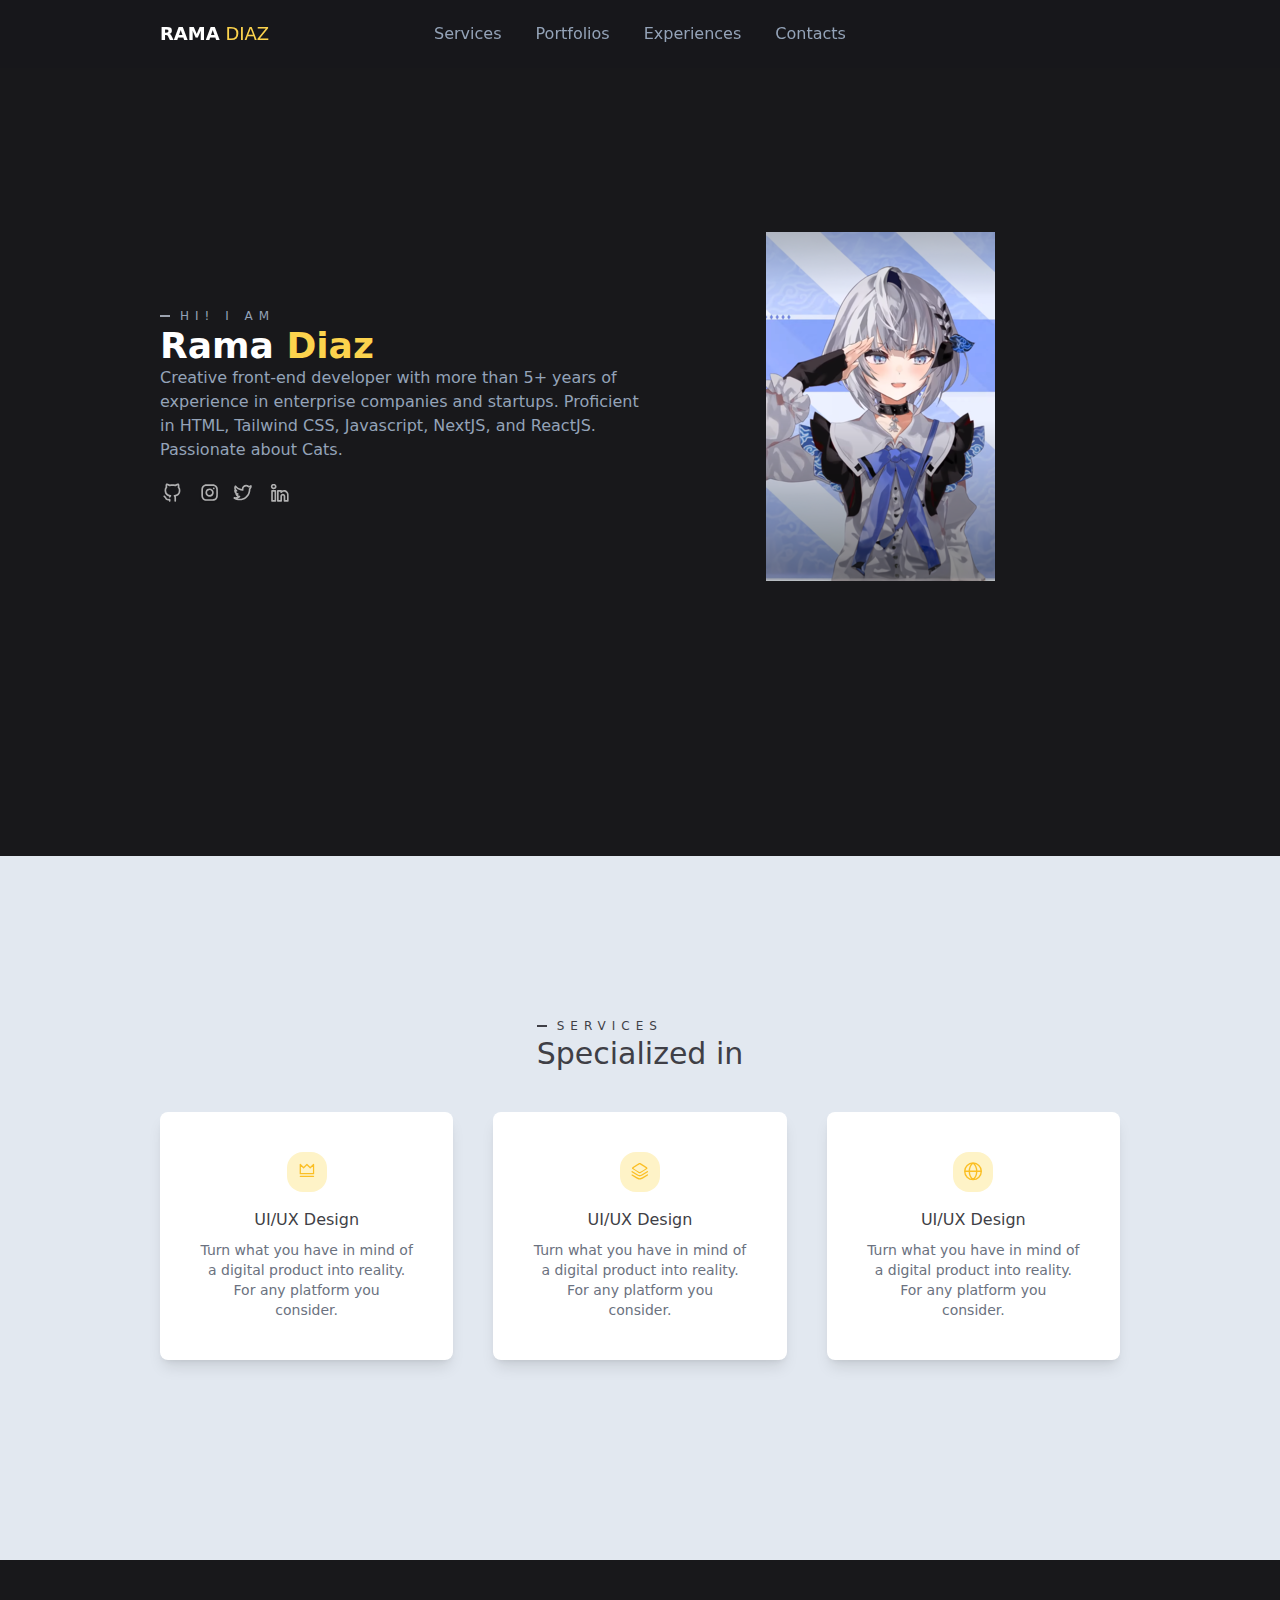
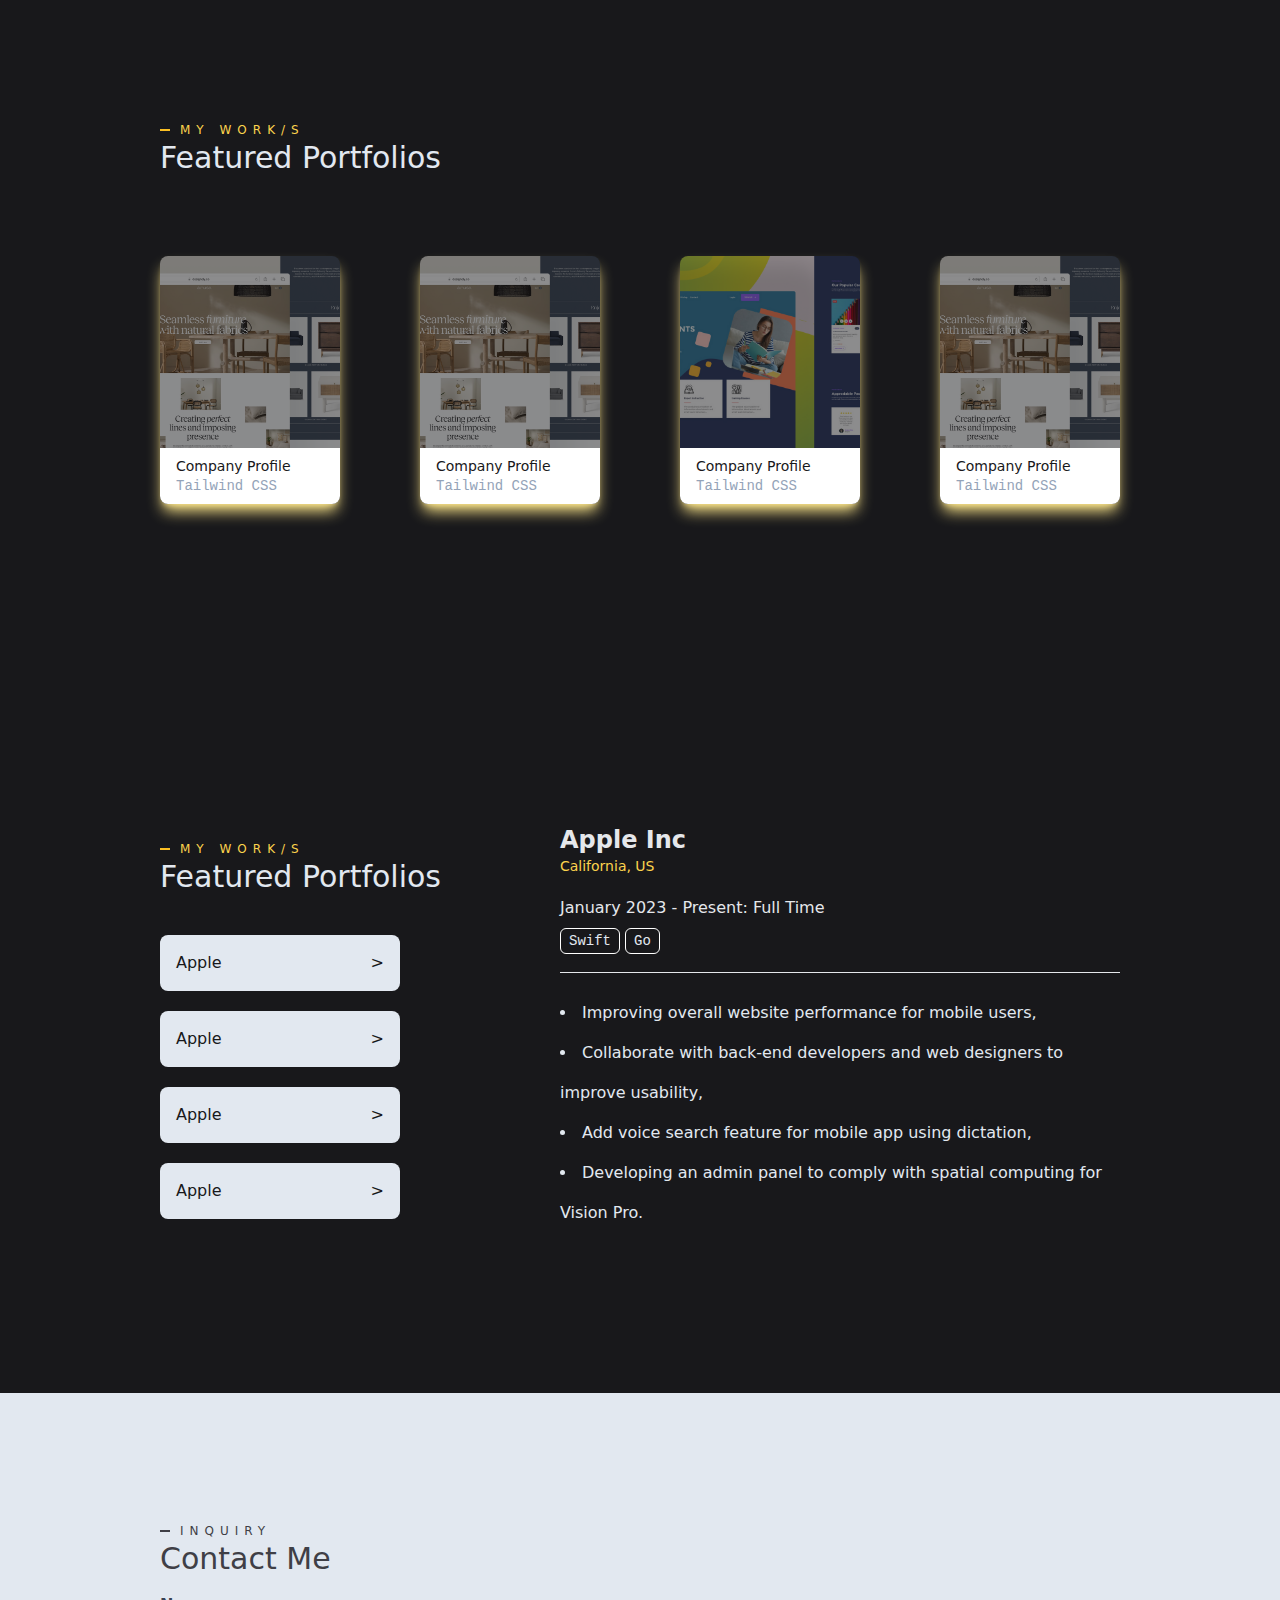
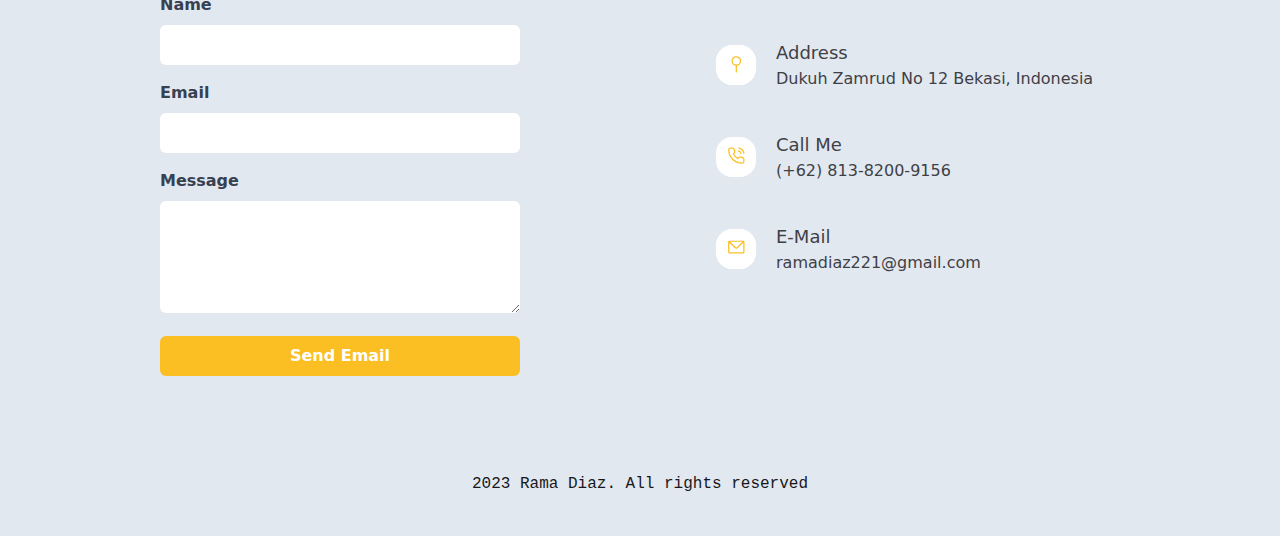
<file: index.html>
<!DOCTYPE html>
<html lang="en">
<head>
    <meta charset="UTF-8">
    <meta name="viewport" content="width=device-width, initial-scale=1.0">
    <title>Rama Diaz · Front End Developer</title>
    <link rel="stylesheet" href="style.css">
</head>
<body class="bg-zinc-700 text-slate-400">
    <header class="z-10 sticky top-0 bg-zinc-900 backdrop-filter backdrop-blur-lg bg-opacity-80 py-5">
        <nav class="w-9/12 flex flex-row mx-auto">
            <div class="uppercase text-lg basis-1/4">
                <a href="">
                    <span class="font-extrabold text-white">Rama</span>
                    <span class="font-extralight text-amber-300">Diaz</span>
                </a>
            </div>
            <div class="basis-1/2 flex items-center justify-evenly">
                <a href="#services"><span class="hover:text-slate-200 transition ease-in-out delay-150">Services</span></a>
                <a href="#portfolios"><span class="hover:text-slate-200 transition ease-in-out delay-150">Portfolios</span></a>
                <a href="#experiences"><span class="hover:text-slate-200 transition ease-in-out delay-150">Experiences</span></a>
                <a href="#contact"><span class="hover:text-slate-200 transition ease-in-out delay-150">Contacts</span></a>
            </div>
            <div class="basis-1/4 flex justify-end">
                <span class="hidden dark:inline end:0"
				><svg viewBox="0 0 24 24" fill="none" class="w-6 h-6">
					<path
						fill-rule="evenodd"
						clip-rule="evenodd"
						d="M17.715 15.15A6.5 6.5 0 0 1 9 6.035C6.106 6.922 4 9.645 4 12.867c0 3.94 3.153 7.136 7.042 7.136 3.101 0 5.734-2.032 6.673-4.853Z"
						class="fill-sky-400/20"
					></path>
					<path
						d="m17.715 15.15.95.316a1 1 0 0 0-1.445-1.185l.495.869ZM9 6.035l.846.534a1 1 0 0 0-1.14-1.49L9 6.035Zm8.221 8.246a5.47 5.47 0 0 1-2.72.718v2a7.47 7.47 0 0 0 3.71-.98l-.99-1.738Zm-2.72.718A5.5 5.5 0 0 1 9 9.5H7a7.5 7.5 0 0 0 7.5 7.5v-2ZM9 9.5c0-1.079.31-2.082.845-2.93L8.153 5.5A7.47 7.47 0 0 0 7 9.5h2Zm-4 3.368C5 10.089 6.815 7.75 9.292 6.99L8.706 5.08C5.397 6.094 3 9.201 3 12.867h2Zm6.042 6.136C7.718 19.003 5 16.268 5 12.867H3c0 4.48 3.588 8.136 8.042 8.136v-2Zm5.725-4.17c-.81 2.433-3.074 4.17-5.725 4.17v2c3.552 0 6.553-2.327 7.622-5.537l-1.897-.632Z"
						class="fill-amber-300"
					></path>
					<path
						fill-rule="evenodd"
						clip-rule="evenodd"
						d="M17 3a1 1 0 0 1 1 1 2 2 0 0 0 2 2 1 1 0 1 1 0 2 2 2 0 0 0-2 2 1 1 0 1 1-2 0 2 2 0 0 0-2-2 1 1 0 1 1 0-2 2 2 0 0 0 2-2 1 1 0 0 1 1-1Z"
						class="fill-amber-50"
					></path></svg></span>
            </div>
        </nav>
    </header>

    <main id="hero" class="relative -top-28"> <!-- Main -->
        <div class="bg-zinc-900"> <!-- Hero -->
            <div class="mx-auto flex h-screen items-center w-9/12"> 
                <div class="basis-1/2"> <!-- Desc-->
                    <div class="flex items-center">
                        <svg class="stroke-gray-400 stroke-2 h-5 w-5">
                            <line x1="0" y1="10px" x2="10px" y2="10px"/>
                        </svg>
                        <h2 class="uppercase text-xs font-extralight tracking-widestv2">
                            Hi! I am
                        </h2>
                    </div>
                    <h3 class="font-bold text-4xl text-white">
                        <span>Rama</span>
                        <span class="text-amber-300">Diaz</span>
                    </h3>
                    <p class="font-light">
                        Creative front-end developer with more than 5+ years of experience in enterprise companies and startups. Proficient in HTML, Tailwind CSS, Javascript, NextJS, and ReactJS. Passionate about Cats.
                    </p>
                    <div class="flex flex-row mt-5 space-x-3">
                        <img class="w-6 h-6" src="img/Github.svg" alt="">
                        <img class="w-6 h-6" src="img/Instagram.svg" alt="">
                        <img class="w-6 h-6" src="img/Twitter.svg" alt="">
                        <img class="w-6 h-6" src="img/Linkedin.svg" alt="">
                    </div>
                </div>
                <div class="basis-1/2">
                    <img class="mx-auto" src="img/avatar.png" alt="">
                </div>
            </div>
        </div>

        <div id="services" class="bg-slate-200 text-zinc-700 py-40"> <!-- Services -->
            <div class="w-9/12 mx-auto">
                <div class="flex flex-col place-items-center">
                    <div>
                        <div class="flex items-center">
                            <svg class="stroke-zinc-700 stroke-2 h-5 w-5">
                                <line x1="0" y1="10px" x2="10px" y2="10px"/>
                            </svg>
                            <h2 class="uppercase text-xs font-extralight tracking-widestv2">Services</h2>
                        </div>
                        <h3 class="text-3xl">Specialized in</h3>
                    </div>

                    <div class="grid grid-cols-3 gap-10 py-10"> <!-- Cards -->
                        <div class="rounded-lg bg-white shadow-lg">
                            <div class="flex flex-col items-center py-10 px-10">
                                <div class="h-10 w-10 p-2 bg-amber-100 rounded-2xl">
                                    <img class="w-full" src="img/crown.svg" alt="">
                                </div>
                                <h4 class="text-center mt-4">
                                    UI/UX Design
                                </h4>
                                <p class="text-center font-extralight text-sm mt-2 text-gray-500">
                                    Turn what you have in mind of a digital product into reality. For any platform you consider.
                                </p>
                            </div>
                        </div>
                        <div class="rounded-lg bg-white shadow-lg">
                            <div class="flex flex-col items-center py-10 px-10">
                                <div class="h-10 w-10 p-2 bg-amber-100 rounded-2xl">
                                    <img class="w-full" src="img/app.svg" alt="">
                                </div>
                                <h4 class="text-center mt-4">
                                    UI/UX Design
                                </h4>
                                <p class="text-center font-extralight text-sm mt-2 text-gray-500">
                                    Turn what you have in mind of a digital product into reality. For any platform you consider.
                                </p>
                            </div>
                        </div>
                        <div class="rounded-lg bg-white shadow-lg">
                            <div class="flex flex-col items-center py-10 px-10">
                                <div class="h-10 w-10 p-2 bg-amber-100 rounded-2xl">
                                    <img class="w-full" src="img/globe.svg" alt="">
                                </div>
                                <h4 class="text-center mt-4">
                                    UI/UX Design
                                </h4>
                                <p class="text-center font-extralight text-sm mt-2 text-gray-500">
                                    Turn what you have in mind of a digital product into reality. For any platform you consider.
                                </p>
                            </div>
                        </div>
                    </div>
                </div>
            </div>
        </div>

        <div id="portfolios" class="bg-zinc-900 py-20"> <!-- Portf-->
            <div class="mx-auto w-9/12">
                <div class="flex flex-col place-items-start">
                    <div>
                        <div class="flex items-center pt-20">
                            <svg class="stroke-amber-400 stroke-2 h-5 w-5">
                                <line x1="0" y1="10px" x2="10px" y2="10px"/>
                            </svg>
                            <h2 class="text-amber-300 uppercase text-xs font-extralight tracking-widestv2">
                                My Work/s
                            </h2>
                        </div>
                        <h3 class="text-3xl text-slate-200">Featured Portfolios</h3>
                    </div>
                </div>
                <div class="grid grid-cols-4 gap-20 py-20">
                    <div class="group shadow-lg shadow-amber-200 rounded-lg overflow-hidden transition ease-in-out delay-150 hover:translate-y-3 hover:scale-110">
                        <img
                        class="transition ease-in-out delay-150 opacity-50 group-hover:opacity-90 duration-300 object-cover h-48"
                        src="img/companyprofile.png" alt="">
                        <div class="bg-white py-2 px-4">
                            <h4 class="text-sm font-medium text-zinc-900">Company Profile</h4>
                            <h5 class="text-sm font-mono font-light">Tailwind CSS</h5>
                        </div>
                    </div>
                    <div class="group shadow-lg shadow-amber-200 rounded-lg overflow-hidden transition ease-in-out delay-150 hover:translate-y-3 hover:scale-110">
                        <img 
                        class="transition ease-in-out delay-150 group-hover:opacity-90 duration-300 object-cover h-48 opacity-50"
                        src="img/companyprofile.png" alt="">
                        <div class="bg-white py-2 px-4">
                            <h4 class="text-sm font-medium text-zinc-900">Company Profile</h4>
                            <h5 class="text-sm font-mono font-light">Tailwind CSS</h5>
                        </div>
                    </div>
                    <div class="group shadow-lg shadow-amber-200 rounded-lg overflow-hidden transition ease-in-out delay-150 hover:translate-y-3 hover:scale-110">
                        <img 
                        class="transition ease-in-out delay-150 group-hover:opacity-90 duration-300 object-cover h-48 opacity-50"
                        src="img/lms.png" alt="">
                        <div class="bg-white py-2 px-4">
                            <h4 class="text-sm font-medium text-zinc-900">Company Profile</h4>
                            <h5 class="text-sm font-mono font-light">Tailwind CSS</h5>
                        </div>
                    </div>
                    <div class="group shadow-lg shadow-amber-200 rounded-lg overflow-hidden transition ease-in-out delay-150 hover:translate-y-3 hover:scale-110">
                        <img 
                        class="transition ease-in-out delay-150 group-hover:opacity-90 duration-300 object-cover h-48 opacity-50"
                        src="img/companyprofile.png" alt="">
                        <div class="bg-white py-2 px-4">
                            <h4 class="text-sm font-medium text-zinc-900">Company Profile</h4>
                            <h5 class="text-sm font-mono font-light">Tailwind CSS</h5>
                        </div>
                    </div>
                </div>
            </div>
        </div>

        <div id="experiences" class="bg-zinc-900 text-slate-200 py-40"> <!-- Experiences --> 
            <div class="mx-auto w-9/12 flex flex-row items-center">
                <div class="basis-1/3">
                    <div class="flex flex-col">
                        <div class="flex items-center">
                            <svg class="stroke-amber-400 stroke-2 h-5 w-5">
                                <line x1="0" y1="10px" x2="10px" y2="10px"/>
                            </svg>
                            <h2 class="text-amber-300 uppercase text-xs font-extralight tracking-widestv2">
                                My Work/s
                            </h2>
                        </div>
                        <h3 class="text-3xl text-slate-200">Featured Portfolios</h3>

                        <div class="flex flex-col gap-y-5 mt-10 pr-20 text-zinc-900">
                            <a class="transition ease-in-out delay-150 hover:bg-white hover:scale-x-110 hover:translate-x-4 flex flex-row justify-between bg-slate-200 w-full p-4 rounded-lg" href=""><span>Apple</span> > </a>
                            <a class="transition ease-in-out delay-150 hover:bg-white hover:scale-x-110 hover:translate-x-4 flex flex-row justify-between bg-slate-200 w-full p-4 rounded-lg" href=""><span>Apple</span> > </a>
                            <a class="transition ease-in-out delay-150 hover:bg-white hover:scale-x-110 hover:translate-x-4 flex flex-row justify-between bg-slate-200 w-full p-4 rounded-lg" href=""><span>Apple</span> > </a>
                            <a class="transition ease-in-out delay-150 hover:bg-white hover:scale-x-110 hover:translate-x-4 flex flex-row justify-between bg-slate-200 w-full p-4 rounded-lg" href=""><span>Apple</span> > </a>
                        </div>
                    </div>
                </div>

                <div class="basis-2/3 pl-20">
                    <h4 class="text-2xl font-bold text-gray-200">Apple Inc</h4>
                    <h5 class="text-sm font-light text-amber-300">California, US</h5>
                    <p class="mt-5 text-light text-gray-200">January 2023 - Present: Full Time</p>
                    <div class="mt-2">
                        <span class="border-white border border-solid px-2 py-1 rounded-md text-sm font-mono">Swift</span>
                        <span class="border-white border border-solid px-2 py-1 rounded-md text-sm font-mono">Go</span>
                    </div>
                    <hr class="my-5">
                    <ul class="list-disc list-inside leading-10">
                        <li>Improving overall website performance for mobile users,</li>
                        <li>Collaborate with back-end developers and web designers to improve usability,</li>
                        <li>Add voice search feature for mobile app using dictation,</li>
                        <li>Developing an admin panel to comply with spatial computing for Vision Pro.</li>
                    </ul>
                </div>
            </div>
        </div>
            
        <div id="contact" class="bg-slate-200 text-zinc-700 pt-32 pb-10">
            <div class="w-9/12 mx-auto flex flex-row items-center">
                <div class="basis-1/2">
                    <div class="flex flex-col">
                        <div class="flex items-center">
                            <svg class="stroke-zinc-700 stroke-2 h-5 w-5">
                                <line x1="0" y1="10px" x2="10px" y2="10px"/>
                            </svg>
                            <h2 class="uppercase text-xs font-extralight tracking-widestv2">
                                Inquiry
                            </h2>
                        </div>
                        <h3 class="text-3xl">Contact Me</h3>

                        <form action="contact.php" method="post" class="mt-4 w-9/12">
                            <div class="mb-4">
                                <label for="name" class="block text-gray-700 font-semibold ">Name</label>
                                <input class="transition ease-in-out delay-150 hover:shadow-amber-300 hover:shadow-lg bg-white rounded-md px-4 py-2 w-full focus:ring-amber-400 mt-2" type="text " name="name">
                            </div>
                            <div class="mb-4">
                                <label for="Email" class="block text-gray-700 font-semibold ">Email</label>
                                <input class="transition ease-in-out delay-150 hover:shadow-amber-300 hover:shadow-lg bg-white rounded-md px-4 py-2 w-full focus:ring-amber-400 mt-2" type="email" name="email">
                            </div>
                            <div class="mb-4">
                                <label for="message" class="block text-gray-700 font-semibold ">Message</label>
                                <textarea class="transition ease-in-out delay-150 hover:shadow-amber-300 hover:shadow-lg bg-white rounded-md px-4 py-2 w-full focus:ring-amber-400 mt-2" name="message" id="" cols="30" rows="4"></textarea>
                            </div>
                            <div class="mb-4">
                                <button class="transition ease-in-out delay-150 hover:translate-y-1 hover:scale-105 hover:bg-amber-300 bg-amber-400 text-white font-semibold py-2 px-4 rounded-md w-full" type="submit">Send Email</button>
                            </div>
                        </form>
                    </div>
                </div>
                <div class="basis-1/2">
                    <div class="pl-14">
                        <div class="flex flex-row gap-5 p-5 items-center">
                            <div class="w-10 h-10 p-2 rounded-2xl bg-white">
                                <img class="w-full" src="img/pin.svg" alt="">
                            </div>
                            <div>
                                <h4 class="text-lg font-medium">Address</h4>
                                <h5 class="font-thin">Dukuh Zamrud No 12 Bekasi, Indonesia</h5>
                            </div>
                            
                        </div>
                        <div class="flex flex-row gap-5 p-5 items-center">
                            <div class="w-10 h-10 p-2 rounded-2xl bg-white">
                                <img class="w-full" src="img/phone call.svg" alt="">
                            </div>
                            <div>
                                <h4 class="text-lg font-medium">Call Me</h4>
                                <h5 class="font-thin">(+62) 813-8200-9156</h5>
                            </div>
                            
                        </div>
                        <div class="flex flex-row gap-5 p-5 items-center">
                            <div class="w-10 h-10 p-2 rounded-2xl bg-white">
                                <img class="w-full" src="img/mail.svg" alt="">
                            </div>
                            <div>
                                <h4 class="text-lg font-medium">E-Mail</h4>
                                <h5 class="font-thin">ramadiaz221@gmail.com</h5>
                            </div>
                        </div>
                    </div>
                </div>
            </div>
        </div>
    </main>

    <footer class="bg-slate-200 text-zinc-900 text-center pt-10 pb-10 font-mono -mt-28">
        2023 Rama Diaz. All rights reserved
    </footer>
</body>
</html>
</file>
<file: style.css>
/*
! tailwindcss v3.3.3 | MIT License | https://tailwindcss.com
*/

/*
1. Prevent padding and border from affecting element width. (https://github.com/mozdevs/cssremedy/issues/4)
2. Allow adding a border to an element by just adding a border-width. (https://github.com/tailwindcss/tailwindcss/pull/116)
*/

*,
::before,
::after {
  box-sizing: border-box;
  /* 1 */
  border-width: 0;
  /* 2 */
  border-style: solid;
  /* 2 */
  border-color: #e5e7eb;
  /* 2 */
}

::before,
::after {
  --tw-content: '';
}

/*
1. Use a consistent sensible line-height in all browsers.
2. Prevent adjustments of font size after orientation changes in iOS.
3. Use a more readable tab size.
4. Use the user's configured `sans` font-family by default.
5. Use the user's configured `sans` font-feature-settings by default.
6. Use the user's configured `sans` font-variation-settings by default.
*/

html {
  line-height: 1.5;
  /* 1 */
  -webkit-text-size-adjust: 100%;
  /* 2 */
  -moz-tab-size: 4;
  /* 3 */
  -o-tab-size: 4;
     tab-size: 4;
  /* 3 */
  font-family: ui-sans-serif, system-ui, -apple-system, BlinkMacSystemFont, "Segoe UI", Roboto, "Helvetica Neue", Arial, "Noto Sans", sans-serif, "Apple Color Emoji", "Segoe UI Emoji", "Segoe UI Symbol", "Noto Color Emoji";
  /* 4 */
  font-feature-settings: normal;
  /* 5 */
  font-variation-settings: normal;
  /* 6 */
}

/*
1. Remove the margin in all browsers.
2. Inherit line-height from `html` so users can set them as a class directly on the `html` element.
*/

body {
  margin: 0;
  /* 1 */
  line-height: inherit;
  /* 2 */
}

/*
1. Add the correct height in Firefox.
2. Correct the inheritance of border color in Firefox. (https://bugzilla.mozilla.org/show_bug.cgi?id=190655)
3. Ensure horizontal rules are visible by default.
*/

hr {
  height: 0;
  /* 1 */
  color: inherit;
  /* 2 */
  border-top-width: 1px;
  /* 3 */
}

/*
Add the correct text decoration in Chrome, Edge, and Safari.
*/

abbr:where([title]) {
  -webkit-text-decoration: underline dotted;
          text-decoration: underline dotted;
}

/*
Remove the default font size and weight for headings.
*/

h1,
h2,
h3,
h4,
h5,
h6 {
  font-size: inherit;
  font-weight: inherit;
}

/*
Reset links to optimize for opt-in styling instead of opt-out.
*/

a {
  color: inherit;
  text-decoration: inherit;
}

/*
Add the correct font weight in Edge and Safari.
*/

b,
strong {
  font-weight: bolder;
}

/*
1. Use the user's configured `mono` font family by default.
2. Correct the odd `em` font sizing in all browsers.
*/

code,
kbd,
samp,
pre {
  font-family: ui-monospace, SFMono-Regular, Menlo, Monaco, Consolas, "Liberation Mono", "Courier New", monospace;
  /* 1 */
  font-size: 1em;
  /* 2 */
}

/*
Add the correct font size in all browsers.
*/

small {
  font-size: 80%;
}

/*
Prevent `sub` and `sup` elements from affecting the line height in all browsers.
*/

sub,
sup {
  font-size: 75%;
  line-height: 0;
  position: relative;
  vertical-align: baseline;
}

sub {
  bottom: -0.25em;
}

sup {
  top: -0.5em;
}

/*
1. Remove text indentation from table contents in Chrome and Safari. (https://bugs.chromium.org/p/chromium/issues/detail?id=999088, https://bugs.webkit.org/show_bug.cgi?id=201297)
2. Correct table border color inheritance in all Chrome and Safari. (https://bugs.chromium.org/p/chromium/issues/detail?id=935729, https://bugs.webkit.org/show_bug.cgi?id=195016)
3. Remove gaps between table borders by default.
*/

table {
  text-indent: 0;
  /* 1 */
  border-color: inherit;
  /* 2 */
  border-collapse: collapse;
  /* 3 */
}

/*
1. Change the font styles in all browsers.
2. Remove the margin in Firefox and Safari.
3. Remove default padding in all browsers.
*/

button,
input,
optgroup,
select,
textarea {
  font-family: inherit;
  /* 1 */
  font-feature-settings: inherit;
  /* 1 */
  font-variation-settings: inherit;
  /* 1 */
  font-size: 100%;
  /* 1 */
  font-weight: inherit;
  /* 1 */
  line-height: inherit;
  /* 1 */
  color: inherit;
  /* 1 */
  margin: 0;
  /* 2 */
  padding: 0;
  /* 3 */
}

/*
Remove the inheritance of text transform in Edge and Firefox.
*/

button,
select {
  text-transform: none;
}

/*
1. Correct the inability to style clickable types in iOS and Safari.
2. Remove default button styles.
*/

button,
[type='button'],
[type='reset'],
[type='submit'] {
  -webkit-appearance: button;
  /* 1 */
  background-color: transparent;
  /* 2 */
  background-image: none;
  /* 2 */
}

/*
Use the modern Firefox focus style for all focusable elements.
*/

:-moz-focusring {
  outline: auto;
}

/*
Remove the additional `:invalid` styles in Firefox. (https://github.com/mozilla/gecko-dev/blob/2f9eacd9d3d995c937b4251a5557d95d494c9be1/layout/style/res/forms.css#L728-L737)
*/

:-moz-ui-invalid {
  box-shadow: none;
}

/*
Add the correct vertical alignment in Chrome and Firefox.
*/

progress {
  vertical-align: baseline;
}

/*
Correct the cursor style of increment and decrement buttons in Safari.
*/

::-webkit-inner-spin-button,
::-webkit-outer-spin-button {
  height: auto;
}

/*
1. Correct the odd appearance in Chrome and Safari.
2. Correct the outline style in Safari.
*/

[type='search'] {
  -webkit-appearance: textfield;
  /* 1 */
  outline-offset: -2px;
  /* 2 */
}

/*
Remove the inner padding in Chrome and Safari on macOS.
*/

::-webkit-search-decoration {
  -webkit-appearance: none;
}

/*
1. Correct the inability to style clickable types in iOS and Safari.
2. Change font properties to `inherit` in Safari.
*/

::-webkit-file-upload-button {
  -webkit-appearance: button;
  /* 1 */
  font: inherit;
  /* 2 */
}

/*
Add the correct display in Chrome and Safari.
*/

summary {
  display: list-item;
}

/*
Removes the default spacing and border for appropriate elements.
*/

blockquote,
dl,
dd,
h1,
h2,
h3,
h4,
h5,
h6,
hr,
figure,
p,
pre {
  margin: 0;
}

fieldset {
  margin: 0;
  padding: 0;
}

legend {
  padding: 0;
}

ol,
ul,
menu {
  list-style: none;
  margin: 0;
  padding: 0;
}

/*
Reset default styling for dialogs.
*/

dialog {
  padding: 0;
}

/*
Prevent resizing textareas horizontally by default.
*/

textarea {
  resize: vertical;
}

/*
1. Reset the default placeholder opacity in Firefox. (https://github.com/tailwindlabs/tailwindcss/issues/3300)
2. Set the default placeholder color to the user's configured gray 400 color.
*/

input::-moz-placeholder, textarea::-moz-placeholder {
  opacity: 1;
  /* 1 */
  color: #9ca3af;
  /* 2 */
}

input::placeholder,
textarea::placeholder {
  opacity: 1;
  /* 1 */
  color: #9ca3af;
  /* 2 */
}

/*
Set the default cursor for buttons.
*/

button,
[role="button"] {
  cursor: pointer;
}

/*
Make sure disabled buttons don't get the pointer cursor.
*/

:disabled {
  cursor: default;
}

/*
1. Make replaced elements `display: block` by default. (https://github.com/mozdevs/cssremedy/issues/14)
2. Add `vertical-align: middle` to align replaced elements more sensibly by default. (https://github.com/jensimmons/cssremedy/issues/14#issuecomment-634934210)
   This can trigger a poorly considered lint error in some tools but is included by design.
*/

img,
svg,
video,
canvas,
audio,
iframe,
embed,
object {
  display: block;
  /* 1 */
  vertical-align: middle;
  /* 2 */
}

/*
Constrain images and videos to the parent width and preserve their intrinsic aspect ratio. (https://github.com/mozdevs/cssremedy/issues/14)
*/

img,
video {
  max-width: 100%;
  height: auto;
}

/* Make elements with the HTML hidden attribute stay hidden by default */

[hidden] {
  display: none;
}

*, ::before, ::after {
  --tw-border-spacing-x: 0;
  --tw-border-spacing-y: 0;
  --tw-translate-x: 0;
  --tw-translate-y: 0;
  --tw-rotate: 0;
  --tw-skew-x: 0;
  --tw-skew-y: 0;
  --tw-scale-x: 1;
  --tw-scale-y: 1;
  --tw-pan-x:  ;
  --tw-pan-y:  ;
  --tw-pinch-zoom:  ;
  --tw-scroll-snap-strictness: proximity;
  --tw-gradient-from-position:  ;
  --tw-gradient-via-position:  ;
  --tw-gradient-to-position:  ;
  --tw-ordinal:  ;
  --tw-slashed-zero:  ;
  --tw-numeric-figure:  ;
  --tw-numeric-spacing:  ;
  --tw-numeric-fraction:  ;
  --tw-ring-inset:  ;
  --tw-ring-offset-width: 0px;
  --tw-ring-offset-color: #fff;
  --tw-ring-color: rgb(59 130 246 / 0.5);
  --tw-ring-offset-shadow: 0 0 #0000;
  --tw-ring-shadow: 0 0 #0000;
  --tw-shadow: 0 0 #0000;
  --tw-shadow-colored: 0 0 #0000;
  --tw-blur:  ;
  --tw-brightness:  ;
  --tw-contrast:  ;
  --tw-grayscale:  ;
  --tw-hue-rotate:  ;
  --tw-invert:  ;
  --tw-saturate:  ;
  --tw-sepia:  ;
  --tw-drop-shadow:  ;
  --tw-backdrop-blur:  ;
  --tw-backdrop-brightness:  ;
  --tw-backdrop-contrast:  ;
  --tw-backdrop-grayscale:  ;
  --tw-backdrop-hue-rotate:  ;
  --tw-backdrop-invert:  ;
  --tw-backdrop-opacity:  ;
  --tw-backdrop-saturate:  ;
  --tw-backdrop-sepia:  ;
}

::backdrop {
  --tw-border-spacing-x: 0;
  --tw-border-spacing-y: 0;
  --tw-translate-x: 0;
  --tw-translate-y: 0;
  --tw-rotate: 0;
  --tw-skew-x: 0;
  --tw-skew-y: 0;
  --tw-scale-x: 1;
  --tw-scale-y: 1;
  --tw-pan-x:  ;
  --tw-pan-y:  ;
  --tw-pinch-zoom:  ;
  --tw-scroll-snap-strictness: proximity;
  --tw-gradient-from-position:  ;
  --tw-gradient-via-position:  ;
  --tw-gradient-to-position:  ;
  --tw-ordinal:  ;
  --tw-slashed-zero:  ;
  --tw-numeric-figure:  ;
  --tw-numeric-spacing:  ;
  --tw-numeric-fraction:  ;
  --tw-ring-inset:  ;
  --tw-ring-offset-width: 0px;
  --tw-ring-offset-color: #fff;
  --tw-ring-color: rgb(59 130 246 / 0.5);
  --tw-ring-offset-shadow: 0 0 #0000;
  --tw-ring-shadow: 0 0 #0000;
  --tw-shadow: 0 0 #0000;
  --tw-shadow-colored: 0 0 #0000;
  --tw-blur:  ;
  --tw-brightness:  ;
  --tw-contrast:  ;
  --tw-grayscale:  ;
  --tw-hue-rotate:  ;
  --tw-invert:  ;
  --tw-saturate:  ;
  --tw-sepia:  ;
  --tw-drop-shadow:  ;
  --tw-backdrop-blur:  ;
  --tw-backdrop-brightness:  ;
  --tw-backdrop-contrast:  ;
  --tw-backdrop-grayscale:  ;
  --tw-backdrop-hue-rotate:  ;
  --tw-backdrop-invert:  ;
  --tw-backdrop-opacity:  ;
  --tw-backdrop-saturate:  ;
  --tw-backdrop-sepia:  ;
}

.relative {
  position: relative;
}

.sticky {
  position: sticky;
}

.-top-28 {
  top: -7rem;
}

.top-0 {
  top: 0px;
}

.z-10 {
  z-index: 10;
}

.mx-auto {
  margin-left: auto;
  margin-right: auto;
}

.my-5 {
  margin-top: 1.25rem;
  margin-bottom: 1.25rem;
}

.-mt-28 {
  margin-top: -7rem;
}

.mb-4 {
  margin-bottom: 1rem;
}

.mt-10 {
  margin-top: 2.5rem;
}

.mt-2 {
  margin-top: 0.5rem;
}

.mt-4 {
  margin-top: 1rem;
}

.mt-5 {
  margin-top: 1.25rem;
}

.block {
  display: block;
}

.flex {
  display: flex;
}

.grid {
  display: grid;
}

.hidden {
  display: none;
}

.h-10 {
  height: 2.5rem;
}

.h-48 {
  height: 12rem;
}

.h-5 {
  height: 1.25rem;
}

.h-6 {
  height: 1.5rem;
}

.h-screen {
  height: 100vh;
}

.w-10 {
  width: 2.5rem;
}

.w-5 {
  width: 1.25rem;
}

.w-6 {
  width: 1.5rem;
}

.w-9\/12 {
  width: 75%;
}

.w-full {
  width: 100%;
}

.basis-1\/2 {
  flex-basis: 50%;
}

.basis-1\/3 {
  flex-basis: 33.333333%;
}

.basis-1\/4 {
  flex-basis: 25%;
}

.basis-2\/3 {
  flex-basis: 66.666667%;
}

.list-inside {
  list-style-position: inside;
}

.list-disc {
  list-style-type: disc;
}

.grid-cols-3 {
  grid-template-columns: repeat(3, minmax(0, 1fr));
}

.grid-cols-4 {
  grid-template-columns: repeat(4, minmax(0, 1fr));
}

.flex-row {
  flex-direction: row;
}

.flex-col {
  flex-direction: column;
}

.place-items-start {
  place-items: start;
}

.place-items-center {
  place-items: center;
}

.items-center {
  align-items: center;
}

.justify-end {
  justify-content: flex-end;
}

.justify-between {
  justify-content: space-between;
}

.justify-evenly {
  justify-content: space-evenly;
}

.gap-10 {
  gap: 2.5rem;
}

.gap-20 {
  gap: 5rem;
}

.gap-5 {
  gap: 1.25rem;
}

.gap-y-5 {
  row-gap: 1.25rem;
}

.space-x-3 > :not([hidden]) ~ :not([hidden]) {
  --tw-space-x-reverse: 0;
  margin-right: calc(0.75rem * var(--tw-space-x-reverse));
  margin-left: calc(0.75rem * calc(1 - var(--tw-space-x-reverse)));
}

.overflow-hidden {
  overflow: hidden;
}

.rounded-2xl {
  border-radius: 1rem;
}

.rounded-lg {
  border-radius: 0.5rem;
}

.rounded-md {
  border-radius: 0.375rem;
}

.border {
  border-width: 1px;
}

.border-solid {
  border-style: solid;
}

.border-white {
  --tw-border-opacity: 1;
  border-color: rgb(255 255 255 / var(--tw-border-opacity));
}

.bg-amber-100 {
  --tw-bg-opacity: 1;
  background-color: rgb(254 243 199 / var(--tw-bg-opacity));
}

.bg-amber-400 {
  --tw-bg-opacity: 1;
  background-color: rgb(251 191 36 / var(--tw-bg-opacity));
}

.bg-slate-200 {
  --tw-bg-opacity: 1;
  background-color: rgb(226 232 240 / var(--tw-bg-opacity));
}

.bg-white {
  --tw-bg-opacity: 1;
  background-color: rgb(255 255 255 / var(--tw-bg-opacity));
}

.bg-zinc-700 {
  --tw-bg-opacity: 1;
  background-color: rgb(63 63 70 / var(--tw-bg-opacity));
}

.bg-zinc-900 {
  --tw-bg-opacity: 1;
  background-color: rgb(24 24 27 / var(--tw-bg-opacity));
}

.bg-opacity-80 {
  --tw-bg-opacity: 0.8;
}

.fill-amber-300 {
  fill: #fcd34d;
}

.fill-amber-50 {
  fill: #fffbeb;
}

.fill-sky-400\/20 {
  fill: rgb(56 189 248 / 0.2);
}

.stroke-amber-400 {
  stroke: #fbbf24;
}

.stroke-gray-400 {
  stroke: #9ca3af;
}

.stroke-zinc-700 {
  stroke: #3f3f46;
}

.stroke-2 {
  stroke-width: 2;
}

.object-cover {
  -o-object-fit: cover;
     object-fit: cover;
}

.p-2 {
  padding: 0.5rem;
}

.p-4 {
  padding: 1rem;
}

.p-5 {
  padding: 1.25rem;
}

.px-10 {
  padding-left: 2.5rem;
  padding-right: 2.5rem;
}

.px-2 {
  padding-left: 0.5rem;
  padding-right: 0.5rem;
}

.px-4 {
  padding-left: 1rem;
  padding-right: 1rem;
}

.py-1 {
  padding-top: 0.25rem;
  padding-bottom: 0.25rem;
}

.py-10 {
  padding-top: 2.5rem;
  padding-bottom: 2.5rem;
}

.py-2 {
  padding-top: 0.5rem;
  padding-bottom: 0.5rem;
}

.py-20 {
  padding-top: 5rem;
  padding-bottom: 5rem;
}

.py-40 {
  padding-top: 10rem;
  padding-bottom: 10rem;
}

.py-5 {
  padding-top: 1.25rem;
  padding-bottom: 1.25rem;
}

.pb-10 {
  padding-bottom: 2.5rem;
}

.pl-14 {
  padding-left: 3.5rem;
}

.pl-20 {
  padding-left: 5rem;
}

.pr-20 {
  padding-right: 5rem;
}

.pt-10 {
  padding-top: 2.5rem;
}

.pt-20 {
  padding-top: 5rem;
}

.pt-32 {
  padding-top: 8rem;
}

.text-center {
  text-align: center;
}

.font-mono {
  font-family: ui-monospace, SFMono-Regular, Menlo, Monaco, Consolas, "Liberation Mono", "Courier New", monospace;
}

.text-2xl {
  font-size: 1.5rem;
  line-height: 2rem;
}

.text-3xl {
  font-size: 1.875rem;
  line-height: 2.25rem;
}

.text-4xl {
  font-size: 2.25rem;
  line-height: 2.5rem;
}

.text-lg {
  font-size: 1.125rem;
  line-height: 1.75rem;
}

.text-sm {
  font-size: 0.875rem;
  line-height: 1.25rem;
}

.text-xs {
  font-size: 0.75rem;
  line-height: 1rem;
}

.font-bold {
  font-weight: 700;
}

.font-extrabold {
  font-weight: 800;
}

.font-extralight {
  font-weight: 200;
}

.font-light {
  font-weight: 300;
}

.font-medium {
  font-weight: 500;
}

.font-semibold {
  font-weight: 600;
}

.font-thin {
  font-weight: 100;
}

.uppercase {
  text-transform: uppercase;
}

.leading-10 {
  line-height: 2.5rem;
}

.tracking-widestv2 {
  letter-spacing: .5em;
}

.text-amber-300 {
  --tw-text-opacity: 1;
  color: rgb(252 211 77 / var(--tw-text-opacity));
}

.text-gray-200 {
  --tw-text-opacity: 1;
  color: rgb(229 231 235 / var(--tw-text-opacity));
}

.text-gray-500 {
  --tw-text-opacity: 1;
  color: rgb(107 114 128 / var(--tw-text-opacity));
}

.text-gray-700 {
  --tw-text-opacity: 1;
  color: rgb(55 65 81 / var(--tw-text-opacity));
}

.text-slate-200 {
  --tw-text-opacity: 1;
  color: rgb(226 232 240 / var(--tw-text-opacity));
}

.text-slate-400 {
  --tw-text-opacity: 1;
  color: rgb(148 163 184 / var(--tw-text-opacity));
}

.text-white {
  --tw-text-opacity: 1;
  color: rgb(255 255 255 / var(--tw-text-opacity));
}

.text-zinc-700 {
  --tw-text-opacity: 1;
  color: rgb(63 63 70 / var(--tw-text-opacity));
}

.text-zinc-900 {
  --tw-text-opacity: 1;
  color: rgb(24 24 27 / var(--tw-text-opacity));
}

.opacity-50 {
  opacity: 0.5;
}

.shadow-lg {
  --tw-shadow: 0 10px 15px -3px rgb(0 0 0 / 0.1), 0 4px 6px -4px rgb(0 0 0 / 0.1);
  --tw-shadow-colored: 0 10px 15px -3px var(--tw-shadow-color), 0 4px 6px -4px var(--tw-shadow-color);
  box-shadow: var(--tw-ring-offset-shadow, 0 0 #0000), var(--tw-ring-shadow, 0 0 #0000), var(--tw-shadow);
}

.shadow-amber-200 {
  --tw-shadow-color: #fde68a;
  --tw-shadow: var(--tw-shadow-colored);
}

.backdrop-blur-lg {
  --tw-backdrop-blur: blur(16px);
  -webkit-backdrop-filter: var(--tw-backdrop-blur) var(--tw-backdrop-brightness) var(--tw-backdrop-contrast) var(--tw-backdrop-grayscale) var(--tw-backdrop-hue-rotate) var(--tw-backdrop-invert) var(--tw-backdrop-opacity) var(--tw-backdrop-saturate) var(--tw-backdrop-sepia);
          backdrop-filter: var(--tw-backdrop-blur) var(--tw-backdrop-brightness) var(--tw-backdrop-contrast) var(--tw-backdrop-grayscale) var(--tw-backdrop-hue-rotate) var(--tw-backdrop-invert) var(--tw-backdrop-opacity) var(--tw-backdrop-saturate) var(--tw-backdrop-sepia);
}

.backdrop-filter {
  -webkit-backdrop-filter: var(--tw-backdrop-blur) var(--tw-backdrop-brightness) var(--tw-backdrop-contrast) var(--tw-backdrop-grayscale) var(--tw-backdrop-hue-rotate) var(--tw-backdrop-invert) var(--tw-backdrop-opacity) var(--tw-backdrop-saturate) var(--tw-backdrop-sepia);
          backdrop-filter: var(--tw-backdrop-blur) var(--tw-backdrop-brightness) var(--tw-backdrop-contrast) var(--tw-backdrop-grayscale) var(--tw-backdrop-hue-rotate) var(--tw-backdrop-invert) var(--tw-backdrop-opacity) var(--tw-backdrop-saturate) var(--tw-backdrop-sepia);
}

.transition {
  transition-property: color, background-color, border-color, text-decoration-color, fill, stroke, opacity, box-shadow, transform, filter, -webkit-backdrop-filter;
  transition-property: color, background-color, border-color, text-decoration-color, fill, stroke, opacity, box-shadow, transform, filter, backdrop-filter;
  transition-property: color, background-color, border-color, text-decoration-color, fill, stroke, opacity, box-shadow, transform, filter, backdrop-filter, -webkit-backdrop-filter;
  transition-timing-function: cubic-bezier(0.4, 0, 0.2, 1);
  transition-duration: 150ms;
}

.delay-150 {
  transition-delay: 150ms;
}

.duration-300 {
  transition-duration: 300ms;
}

.ease-in-out {
  transition-timing-function: cubic-bezier(0.4, 0, 0.2, 1);
}

.hover\:translate-x-4:hover {
  --tw-translate-x: 1rem;
  transform: translate(var(--tw-translate-x), var(--tw-translate-y)) rotate(var(--tw-rotate)) skewX(var(--tw-skew-x)) skewY(var(--tw-skew-y)) scaleX(var(--tw-scale-x)) scaleY(var(--tw-scale-y));
}

.hover\:translate-y-1:hover {
  --tw-translate-y: 0.25rem;
  transform: translate(var(--tw-translate-x), var(--tw-translate-y)) rotate(var(--tw-rotate)) skewX(var(--tw-skew-x)) skewY(var(--tw-skew-y)) scaleX(var(--tw-scale-x)) scaleY(var(--tw-scale-y));
}

.hover\:translate-y-3:hover {
  --tw-translate-y: 0.75rem;
  transform: translate(var(--tw-translate-x), var(--tw-translate-y)) rotate(var(--tw-rotate)) skewX(var(--tw-skew-x)) skewY(var(--tw-skew-y)) scaleX(var(--tw-scale-x)) scaleY(var(--tw-scale-y));
}

.hover\:scale-105:hover {
  --tw-scale-x: 1.05;
  --tw-scale-y: 1.05;
  transform: translate(var(--tw-translate-x), var(--tw-translate-y)) rotate(var(--tw-rotate)) skewX(var(--tw-skew-x)) skewY(var(--tw-skew-y)) scaleX(var(--tw-scale-x)) scaleY(var(--tw-scale-y));
}

.hover\:scale-110:hover {
  --tw-scale-x: 1.1;
  --tw-scale-y: 1.1;
  transform: translate(var(--tw-translate-x), var(--tw-translate-y)) rotate(var(--tw-rotate)) skewX(var(--tw-skew-x)) skewY(var(--tw-skew-y)) scaleX(var(--tw-scale-x)) scaleY(var(--tw-scale-y));
}

.hover\:scale-x-110:hover {
  --tw-scale-x: 1.1;
  transform: translate(var(--tw-translate-x), var(--tw-translate-y)) rotate(var(--tw-rotate)) skewX(var(--tw-skew-x)) skewY(var(--tw-skew-y)) scaleX(var(--tw-scale-x)) scaleY(var(--tw-scale-y));
}

.hover\:bg-amber-300:hover {
  --tw-bg-opacity: 1;
  background-color: rgb(252 211 77 / var(--tw-bg-opacity));
}

.hover\:bg-white:hover {
  --tw-bg-opacity: 1;
  background-color: rgb(255 255 255 / var(--tw-bg-opacity));
}

.hover\:text-slate-200:hover {
  --tw-text-opacity: 1;
  color: rgb(226 232 240 / var(--tw-text-opacity));
}

.hover\:opacity-90:hover {
  opacity: 0.9;
}

.hover\:shadow-lg:hover {
  --tw-shadow: 0 10px 15px -3px rgb(0 0 0 / 0.1), 0 4px 6px -4px rgb(0 0 0 / 0.1);
  --tw-shadow-colored: 0 10px 15px -3px var(--tw-shadow-color), 0 4px 6px -4px var(--tw-shadow-color);
  box-shadow: var(--tw-ring-offset-shadow, 0 0 #0000), var(--tw-ring-shadow, 0 0 #0000), var(--tw-shadow);
}

.hover\:shadow-amber-300:hover {
  --tw-shadow-color: #fcd34d;
  --tw-shadow: var(--tw-shadow-colored);
}

.focus\:ring-amber-400:focus {
  --tw-ring-opacity: 1;
  --tw-ring-color: rgb(251 191 36 / var(--tw-ring-opacity));
}

.group:hover .group-hover\:opacity-90 {
  opacity: 0.9;
}

@media (prefers-color-scheme: dark) {
  .dark\:inline {
    display: inline;
  }
}
</file>
